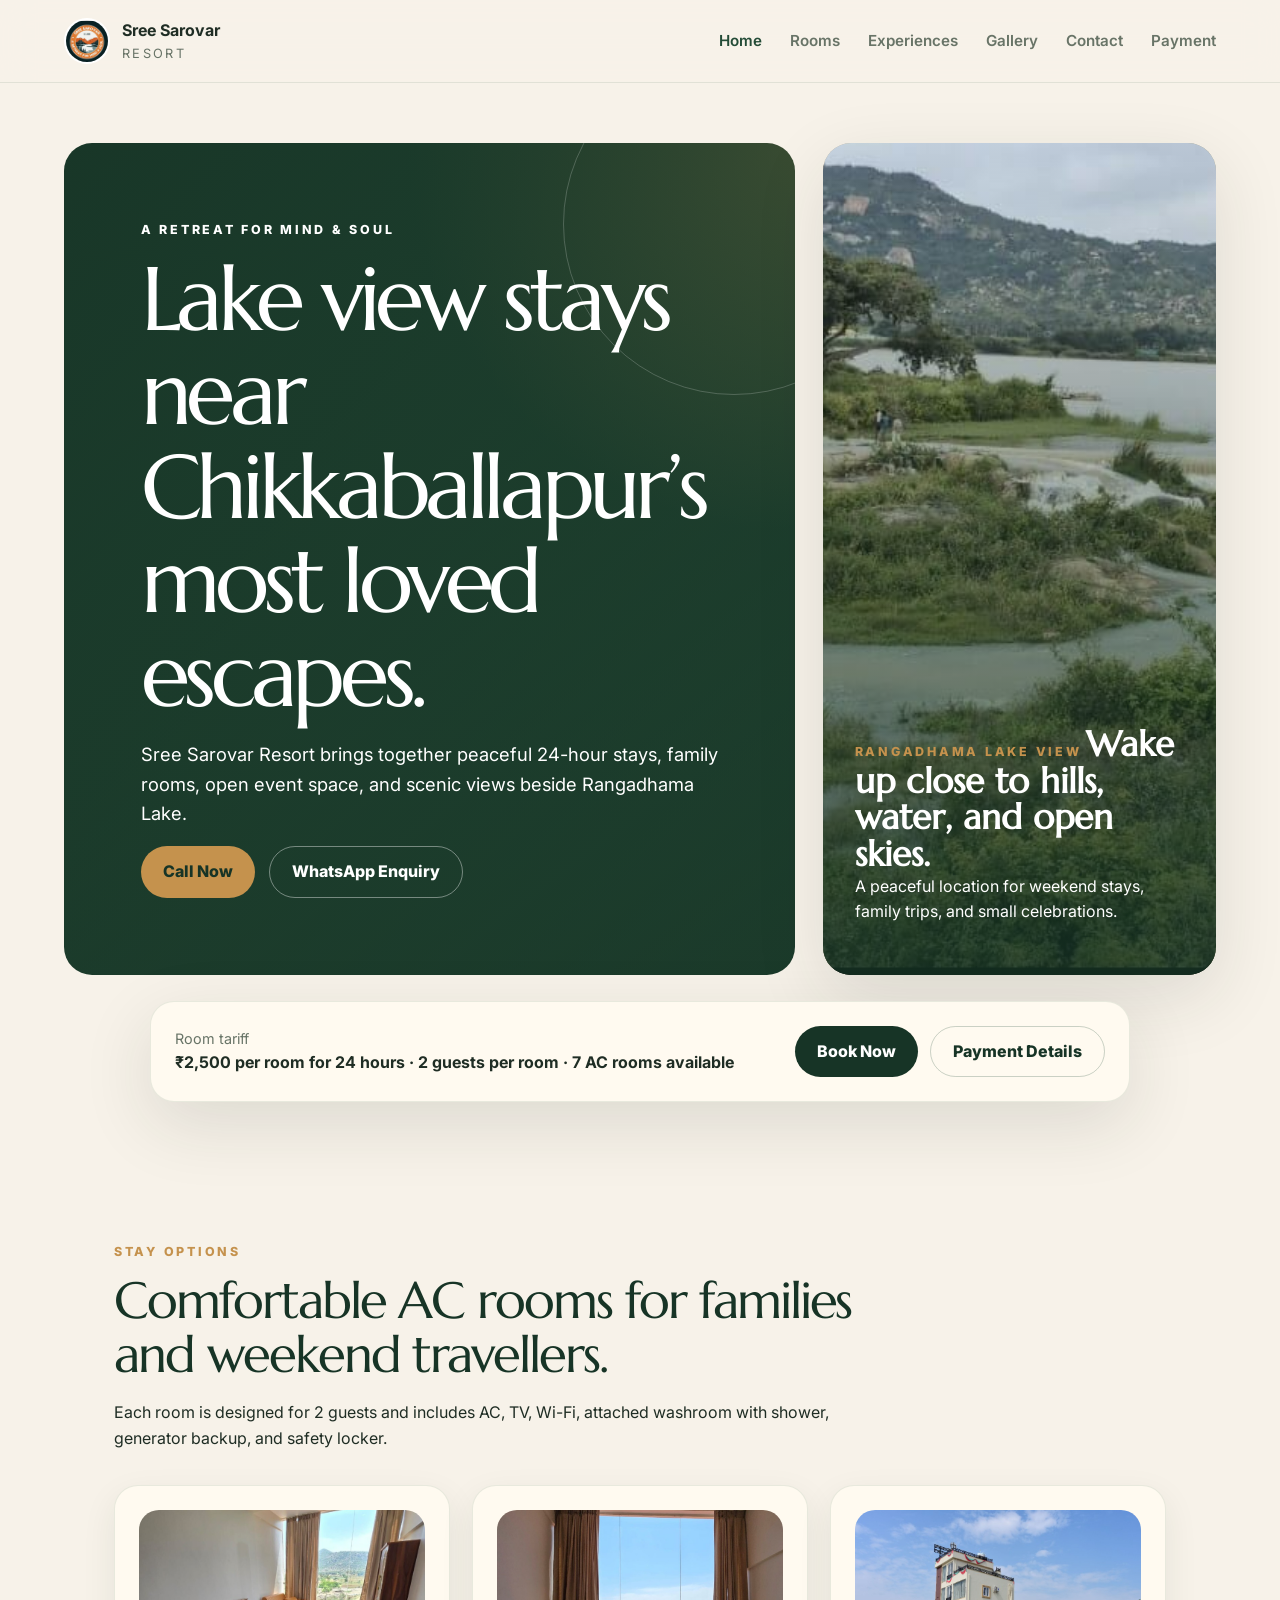
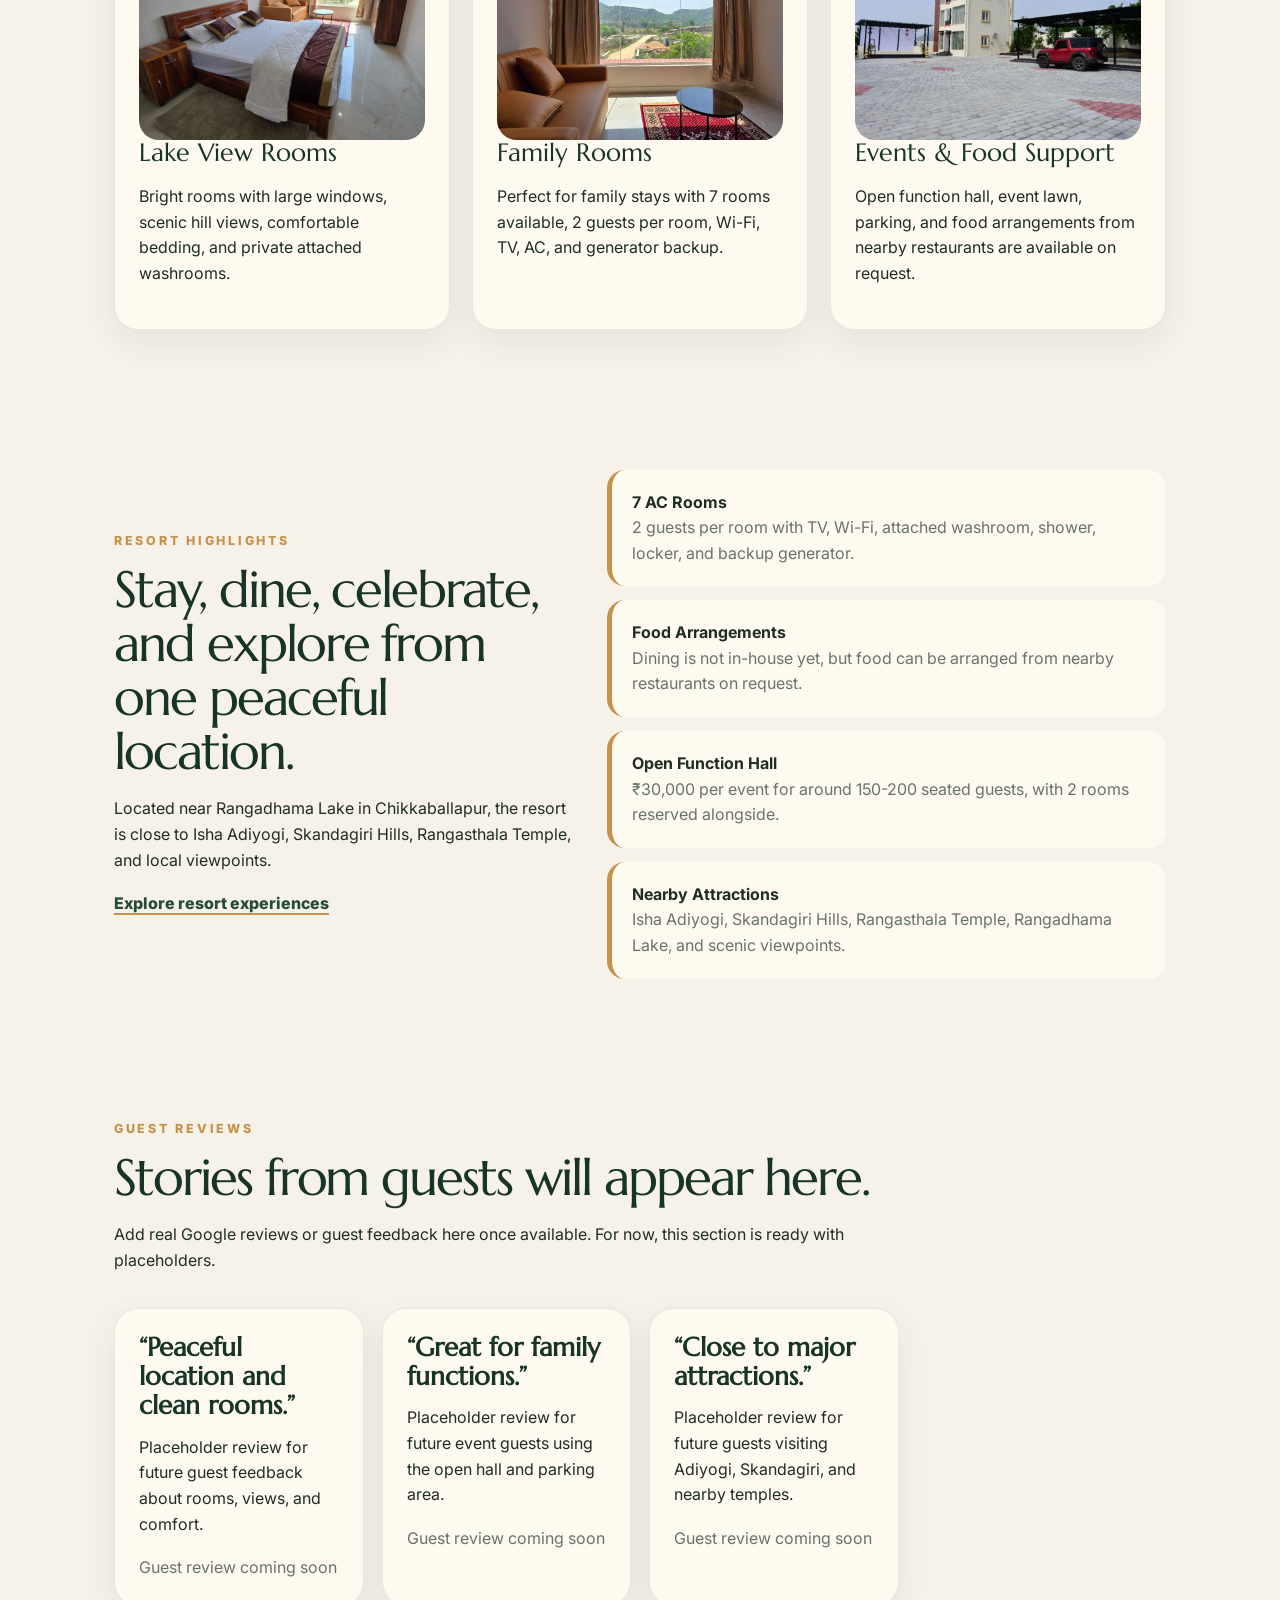
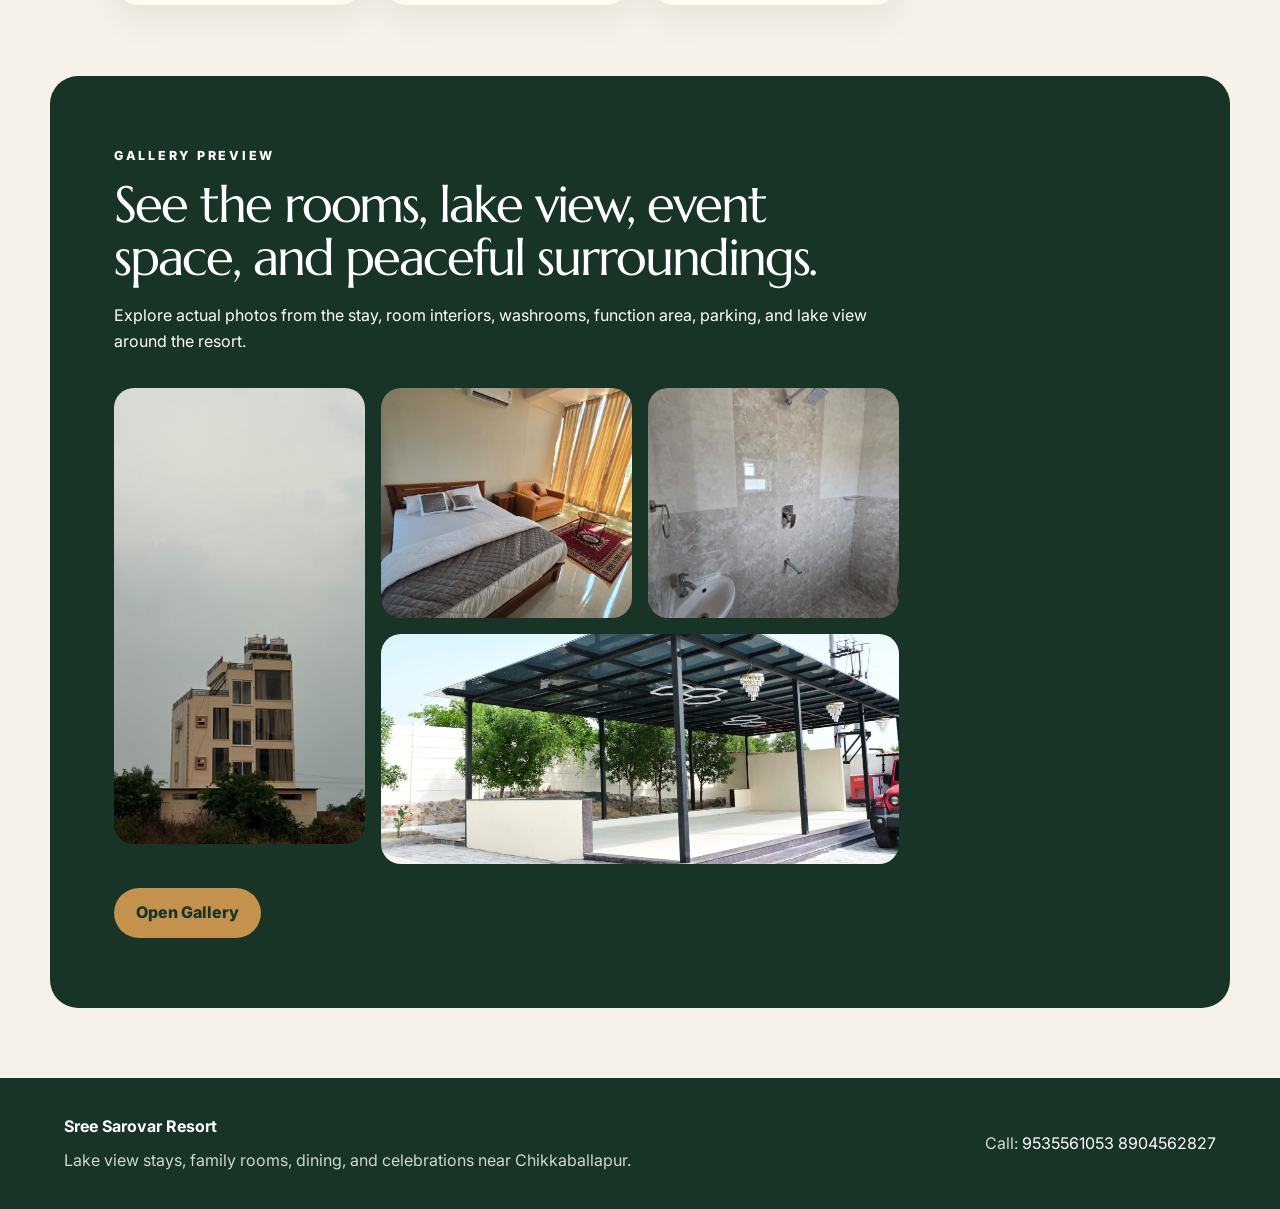
<file: index.html>
<!doctype html>
<html lang="en">
  <head>
    <meta charset="utf-8">
    <meta name="viewport" content="width=device-width, initial-scale=1">
    <meta name="description" content="Sree Sarovar Resort - lake view stays, family rooms, dining, and event spaces near Chikkaballapur attractions.">
    <title>Sree Sarovar Resort | Lake View Stay Near Chikkaballapur</title>
    <link rel="preconnect" href="https://fonts.googleapis.com">
    <link rel="preconnect" href="https://fonts.gstatic.com" crossorigin>
    <link href="https://fonts.googleapis.com/css2?family=Marcellus&family=Inter:wght@400;500;600;700&display=swap" rel="stylesheet">
    <link rel="stylesheet" href="assets/css/styles.css">
  </head>
  <body>
    <header class="site-header">
      <a class="brand" href="index.html" aria-label="Sree Sarovar Resort home">
        <img class="brand-logo" src="assets/images/sri-sarovar-logo.png" alt="Sree Sarovar Resort logo">
        <span>
          <strong>Sree Sarovar</strong>
          <small>Resort</small>
        </span>
      </a>

      <button class="nav-toggle" type="button" aria-label="Open navigation" aria-expanded="false">
        <span></span>
        <span></span>
        <span></span>
      </button>

      <nav class="site-nav" aria-label="Primary navigation">
        <a href="index.html" aria-current="page">Home</a>
        <a href="rooms.html">Rooms</a>
        <a href="experiences.html">Experiences</a>
        <a href="gallery.html">Gallery</a>
        <a href="contact.html">Contact</a>
        <a href="payment.html">Payment</a>
      </nav>
    </header>

    <main>
      <section class="hero">
        <div class="hero-content">
          <p class="eyebrow">A Retreat for Mind & Soul</p>
          <h1>Lake view stays near Chikkaballapur’s most loved escapes.</h1>
          <p class="hero-copy">Sree Sarovar Resort brings together peaceful 24-hour stays, family rooms, open event space, and scenic views beside Rangadhama Lake.</p>
          <div class="hero-actions">
            <a class="button button-primary" href="tel:+919535561053">Call Now</a>
            <a class="button button-secondary" href="https://wa.me/919972552827?text=Hi%20Sree%20Sarovar%20Resort%2C%20I%20want%20to%20enquire%20about%20booking." target="_blank" rel="noreferrer">WhatsApp Enquiry</a>
          </div>
        </div>
        <div class="hero-card photo-card" aria-label="Lake view from Sree Sarovar Resort">
          <img src="assets/images/lake-view-landscape.png" alt="Lake and hill view near Sree Sarovar Resort">
          <div>
            <span>Rangadhama Lake View</span>
            <strong>Wake up close to hills, water, and open skies.</strong>
            <p>A peaceful location for weekend stays, family trips, and small celebrations.</p>
          </div>
        </div>
      </section>

      <section class="booking-strip" aria-label="Quick enquiry">
        <div>
          <span>Room tariff</span>
          <strong>₹2,500 per room for 24 hours · 2 guests per room · 7 AC rooms available</strong>
        </div>
        <div class="booking-actions">
          <a class="button button-dark" href="payment.html">Book Now</a>
          <a class="button button-outline" href="payment.html">Payment Details</a>
        </div>
      </section>

      <section class="section">
        <div class="section-heading">
          <p class="eyebrow">Stay Options</p>
          <h2>Comfortable AC rooms for families and weekend travellers.</h2>
          <p>Each room is designed for 2 guests and includes AC, TV, Wi-Fi, attached washroom with shower, generator backup, and safety locker.</p>
        </div>
        <div class="card-grid three">
          <article class="feature-card">
            <img class="card-image" src="assets/images/room-bed-lake-view.png" alt="AC room with lake view at Sree Sarovar Resort">
            <h3>Lake View Rooms</h3>
            <p>Bright rooms with large windows, scenic hill views, comfortable bedding, and private attached washrooms.</p>
          </article>
          <article class="feature-card">
            <img class="card-image" src="assets/images/room-lake-view-sofa.png" alt="Family room sitting area with view">
            <h3>Family Rooms</h3>
            <p>Perfect for family stays with 7 rooms available, 2 guests per room, Wi-Fi, TV, AC, and generator backup.</p>
          </article>
          <article class="feature-card">
            <img class="card-image" src="assets/images/parking-and-resort.png" alt="Sree Sarovar Resort building with parking and event space">
            <h3>Events & Food Support</h3>
            <p>Open function hall, event lawn, parking, and food arrangements from nearby restaurants are available on request.</p>
          </article>
        </div>
      </section>

      <section class="section split-section">
        <div>
          <p class="eyebrow">Resort Highlights</p>
          <h2>Stay, dine, celebrate, and explore from one peaceful location.</h2>
          <p>Located near Rangadhama Lake in Chikkaballapur, the resort is close to Isha Adiyogi, Skandagiri Hills, Rangasthala Temple, and local viewpoints.</p>
          <a class="text-link" href="experiences.html">Explore resort experiences</a>
        </div>
        <div class="amenity-list">
          <div><strong>7 AC Rooms</strong><span>2 guests per room with TV, Wi-Fi, attached washroom, shower, locker, and backup generator.</span></div>
          <div><strong>Food Arrangements</strong><span>Dining is not in-house yet, but food can be arranged from nearby restaurants on request.</span></div>
          <div><strong>Open Function Hall</strong><span>₹30,000 per event for around 150-200 seated guests, with 2 rooms reserved alongside.</span></div>
          <div><strong>Nearby Attractions</strong><span>Isha Adiyogi, Skandagiri Hills, Rangasthala Temple, Rangadhama Lake, and scenic viewpoints.</span></div>
        </div>
      </section>

      <section class="section">
        <div class="section-heading">
          <p class="eyebrow">Guest Reviews</p>
          <h2>Stories from guests will appear here.</h2>
          <p>Add real Google reviews or guest feedback here once available. For now, this section is ready with placeholders.</p>
        </div>
        <div class="review-grid">
          <article class="review-card">
            <strong>“Peaceful location and clean rooms.”</strong>
            <p>Placeholder review for future guest feedback about rooms, views, and comfort.</p>
            <span>Guest review coming soon</span>
          </article>
          <article class="review-card">
            <strong>“Great for family functions.”</strong>
            <p>Placeholder review for future event guests using the open hall and parking area.</p>
            <span>Guest review coming soon</span>
          </article>
          <article class="review-card">
            <strong>“Close to major attractions.”</strong>
            <p>Placeholder review for future guests visiting Adiyogi, Skandagiri, and nearby temples.</p>
            <span>Guest review coming soon</span>
          </article>
        </div>
      </section>

      <section class="section accent-section">
        <div class="section-heading">
          <p class="eyebrow">Gallery Preview</p>
          <h2>See the rooms, lake view, event space, and peaceful surroundings.</h2>
          <p>Explore actual photos from the stay, room interiors, washrooms, function area, parking, and lake view around the resort.</p>
        </div>
        <div class="gallery-preview">
          <img class="gallery-tile tall" src="assets/images/resort-exterior-close.png" alt="Sree Sarovar Resort exterior">
          <img class="gallery-tile" src="assets/images/room-bed-ac.png" alt="AC room interior">
          <img class="gallery-tile" src="assets/images/bathroom-shower.png" alt="Attached washroom with shower">
          <img class="gallery-tile wide" src="assets/images/function-hall.png" alt="Function hall and event space at Sree Sarovar Resort">
        </div>
        <a class="button button-primary" href="gallery.html">Open Gallery</a>
      </section>
    </main>

    <footer class="site-footer">
      <div>
        <strong>Sree Sarovar Resort</strong>
        <p>Lake view stays, family rooms, dining, and celebrations near Chikkaballapur.</p>
      </div>
      <div>
        <span>Call:</span>
        <a href="tel:+919535561053">9535561053</a>
        <a href="tel:+918904562827">8904562827</a>
      </div>
    </footer>

    <script src="assets/js/main.js"></script>
  </body>
</html>
</file>
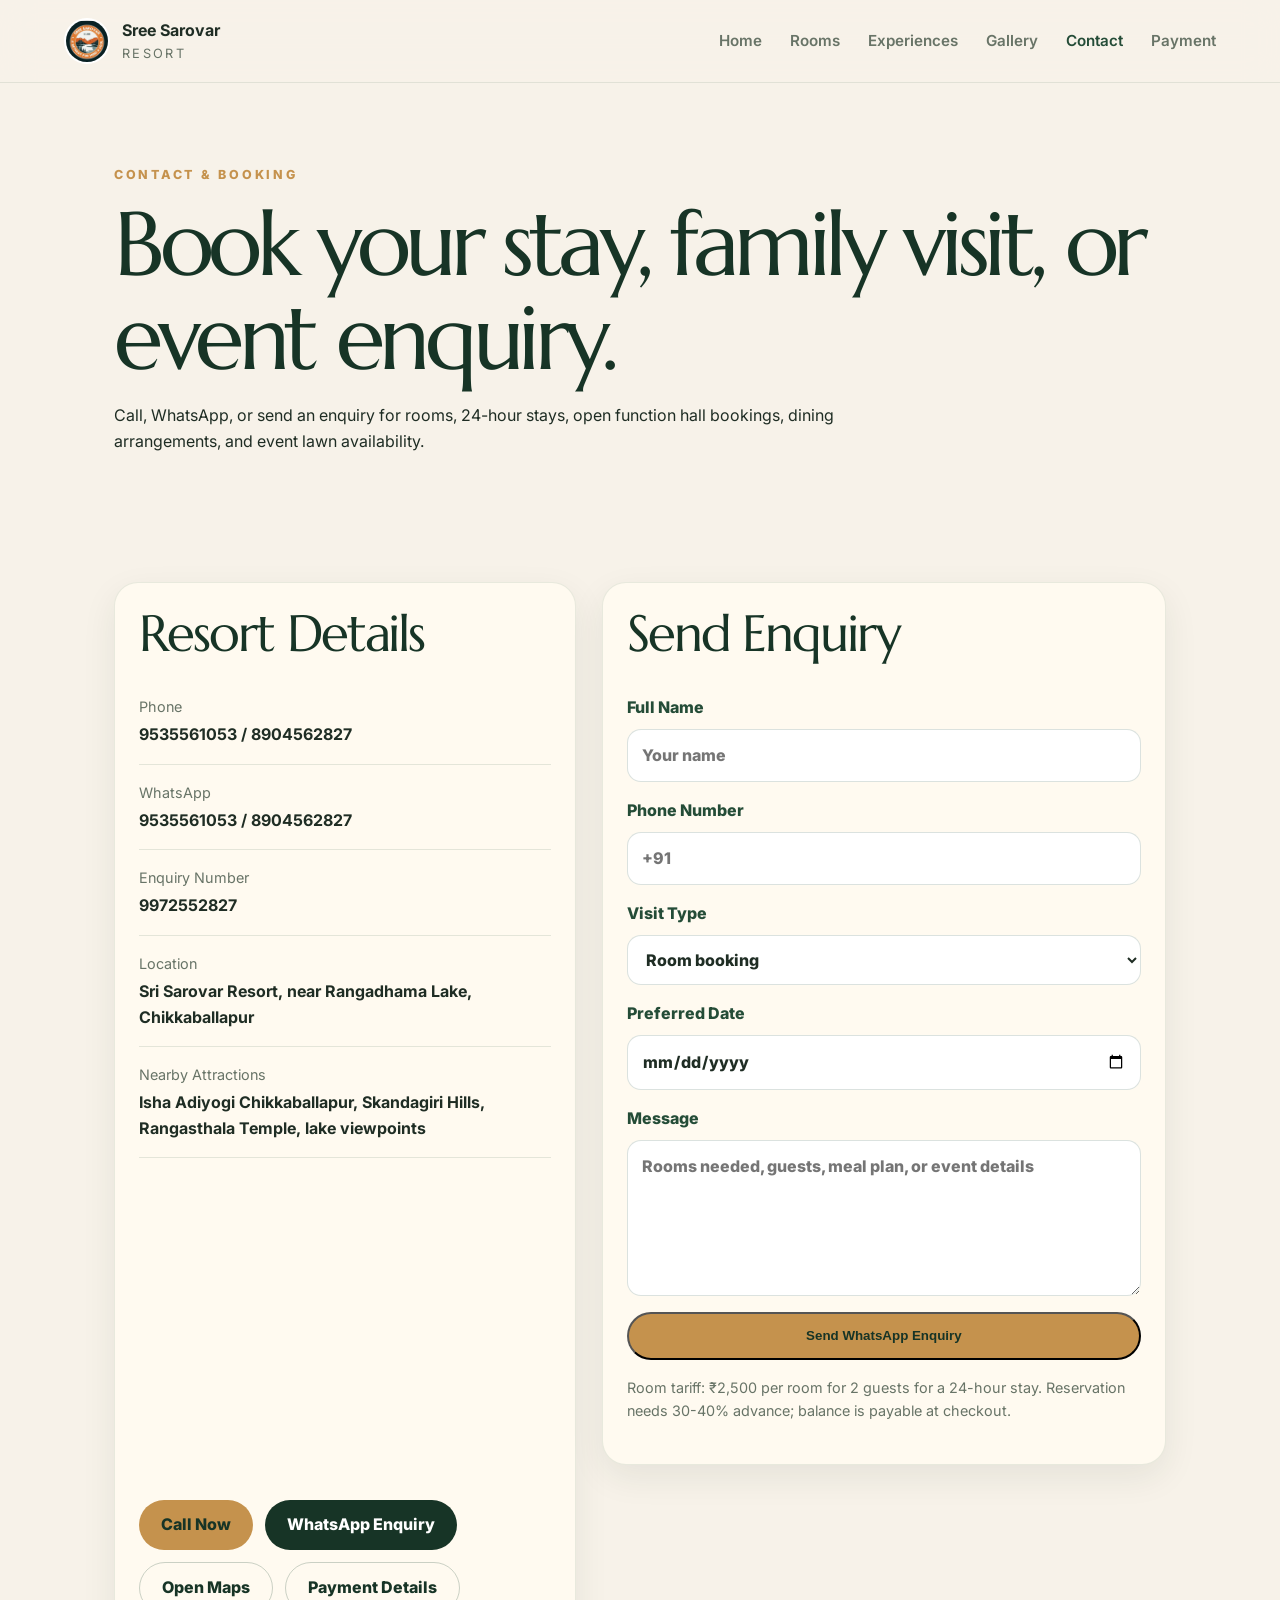
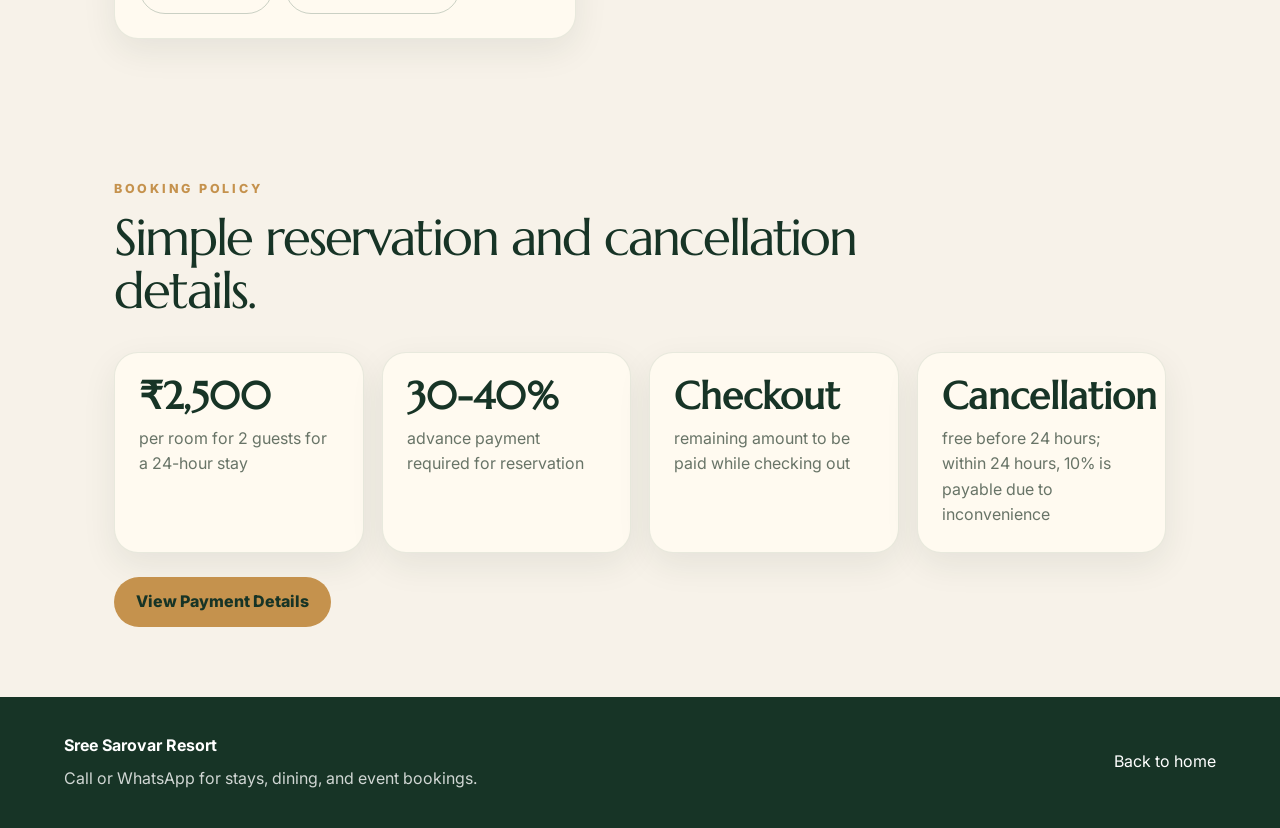
<file: contact.html>
<!doctype html>
<html lang="en">
  <head>
    <meta charset="utf-8">
    <meta name="viewport" content="width=device-width, initial-scale=1">
    <meta name="description" content="Contact Sree Sarovar Resort for room booking, family stay, dining, and event enquiries near Chikkaballapur.">
    <title>Contact | Sree Sarovar Resort</title>
    <link rel="preconnect" href="https://fonts.googleapis.com">
    <link rel="preconnect" href="https://fonts.gstatic.com" crossorigin>
    <link href="https://fonts.googleapis.com/css2?family=Marcellus&family=Inter:wght@400;500;600;700&display=swap" rel="stylesheet">
    <link rel="stylesheet" href="assets/css/styles.css">
  </head>
  <body>
    <header class="site-header">
      <a class="brand" href="index.html"><img class="brand-logo" src="assets/images/sri-sarovar-logo.png" alt="Sree Sarovar Resort logo"><span><strong>Sree Sarovar</strong><small>Resort</small></span></a>
      <button class="nav-toggle" type="button" aria-label="Open navigation" aria-expanded="false"><span></span><span></span><span></span></button>
      <nav class="site-nav" aria-label="Primary navigation">
        <a href="index.html">Home</a>
        <a href="rooms.html">Rooms</a>
        <a href="experiences.html">Experiences</a>
        <a href="gallery.html">Gallery</a>
        <a href="contact.html" aria-current="page">Contact</a>
        <a href="payment.html">Payment</a>
      </nav>
    </header>

    <main>
      <section class="page-hero">
        <p class="eyebrow">Contact & Booking</p>
        <h1>Book your stay, family visit, or event enquiry.</h1>
        <p>Call, WhatsApp, or send an enquiry for rooms, 24-hour stays, open function hall bookings, dining arrangements, and event lawn availability.</p>
      </section>

      <section class="section contact-layout">
        <div class="contact-panel">
          <h2>Resort Details</h2>
          <div class="contact-row">
            <span>Phone</span>
            <strong><a href="tel:+919535561053">9535561053</a> / <a href="tel:+918904562827">8904562827</a></strong>
          </div>
          <div class="contact-row">
            <span>WhatsApp</span>
            <strong><a href="https://wa.me/919535561053?text=Hi%20Sree%20Sarovar%20Resort%2C%20I%20want%20to%20book%20a%20stay." target="_blank" rel="noreferrer">9535561053</a> / <a href="https://wa.me/918904562827?text=Hi%20Sree%20Sarovar%20Resort%2C%20I%20want%20to%20book%20a%20stay." target="_blank" rel="noreferrer">8904562827</a></strong>
          </div>
          <div class="contact-row">
            <span>Enquiry Number</span>
            <strong><a href="https://wa.me/919972552827?text=Hi%20Sree%20Sarovar%20Resort%2C%20I%20want%20to%20enquire%20about%20rooms%20and%20events." target="_blank" rel="noreferrer">9972552827</a></strong>
          </div>
          <div class="contact-row">
            <span>Location</span>
            <strong><a href="https://www.google.com/maps/place/Sri+Sarovar+Resort/@13.4571592,77.7099998,17z" target="_blank" rel="noreferrer">Sri Sarovar Resort, near Rangadhama Lake, Chikkaballapur</a></strong>
          </div>
          <div class="contact-row">
            <span>Nearby Attractions</span>
            <strong>Isha Adiyogi Chikkaballapur, Skandagiri Hills, Rangasthala Temple, lake viewpoints</strong>
          </div>
          <iframe class="map-frame" title="Sri Sarovar Resort location map" src="https://www.google.com/maps?q=13.4571592,77.7099998&amp;z=15&amp;output=embed" loading="lazy" referrerpolicy="no-referrer-when-downgrade"></iframe>
          <div class="contact-actions">
            <a class="button button-primary" href="tel:+919535561053">Call Now</a>
            <a class="button button-dark" href="https://wa.me/919972552827?text=Hi%20Sree%20Sarovar%20Resort%2C%20I%20want%20to%20enquire%20about%20booking." target="_blank" rel="noreferrer">WhatsApp Enquiry</a>
            <a class="button button-outline" href="https://www.google.com/maps/place/Sri+Sarovar+Resort/@13.4571592,77.7099998,17z" target="_blank" rel="noreferrer">Open Maps</a>
            <a class="button button-outline" href="payment.html">Payment Details</a>
          </div>
        </div>

        <form class="enquiry-form" id="enquiry">
          <h2>Send Enquiry</h2>
          <label>
            Full Name
            <input type="text" name="name" placeholder="Your name">
          </label>
          <label>
            Phone Number
            <input type="tel" name="phone" placeholder="+91">
          </label>
          <label>
            Visit Type
            <select name="visit-type">
              <option>Room booking</option>
              <option>Family stay</option>
              <option>Family event</option>
              <option>Function hall</option>
              <option>Dining enquiry</option>
              <option>Event lawn booking</option>
            </select>
          </label>
          <label>
            Preferred Date
            <input type="date" name="date">
          </label>
          <label>
            Message
            <textarea name="message" rows="5" placeholder="Rooms needed, guests, meal plan, or event details"></textarea>
          </label>
          <button class="button button-primary" type="submit">Send WhatsApp Enquiry</button>
          <p class="form-note">Room tariff: ₹2,500 per room for 2 guests for a 24-hour stay. Reservation needs 30-40% advance; balance is payable at checkout.</p>
        </form>
      </section>

      <section class="section">
        <div class="section-heading">
          <p class="eyebrow">Booking Policy</p>
          <h2>Simple reservation and cancellation details.</h2>
        </div>
        <div class="policy-grid">
          <article class="policy-card">
            <strong>₹2,500</strong>
            <span>per room for 2 guests for a 24-hour stay</span>
          </article>
          <article class="policy-card">
            <strong>30-40%</strong>
            <span>advance payment required for reservation</span>
          </article>
          <article class="policy-card">
            <strong>Checkout</strong>
            <span>remaining amount to be paid while checking out</span>
          </article>
          <article class="policy-card">
            <strong>Cancellation</strong>
            <span>free before 24 hours; within 24 hours, 10% is payable due to inconvenience</span>
          </article>
        </div>
        <a class="button button-primary section-cta" href="payment.html">View Payment Details</a>
      </section>
    </main>

    <footer class="site-footer">
      <div><strong>Sree Sarovar Resort</strong><p>Call or WhatsApp for stays, dining, and event bookings.</p></div>
      <div><a href="index.html">Back to home</a></div>
    </footer>
    <script src="assets/js/main.js"></script>
  </body>
</html>
</file>
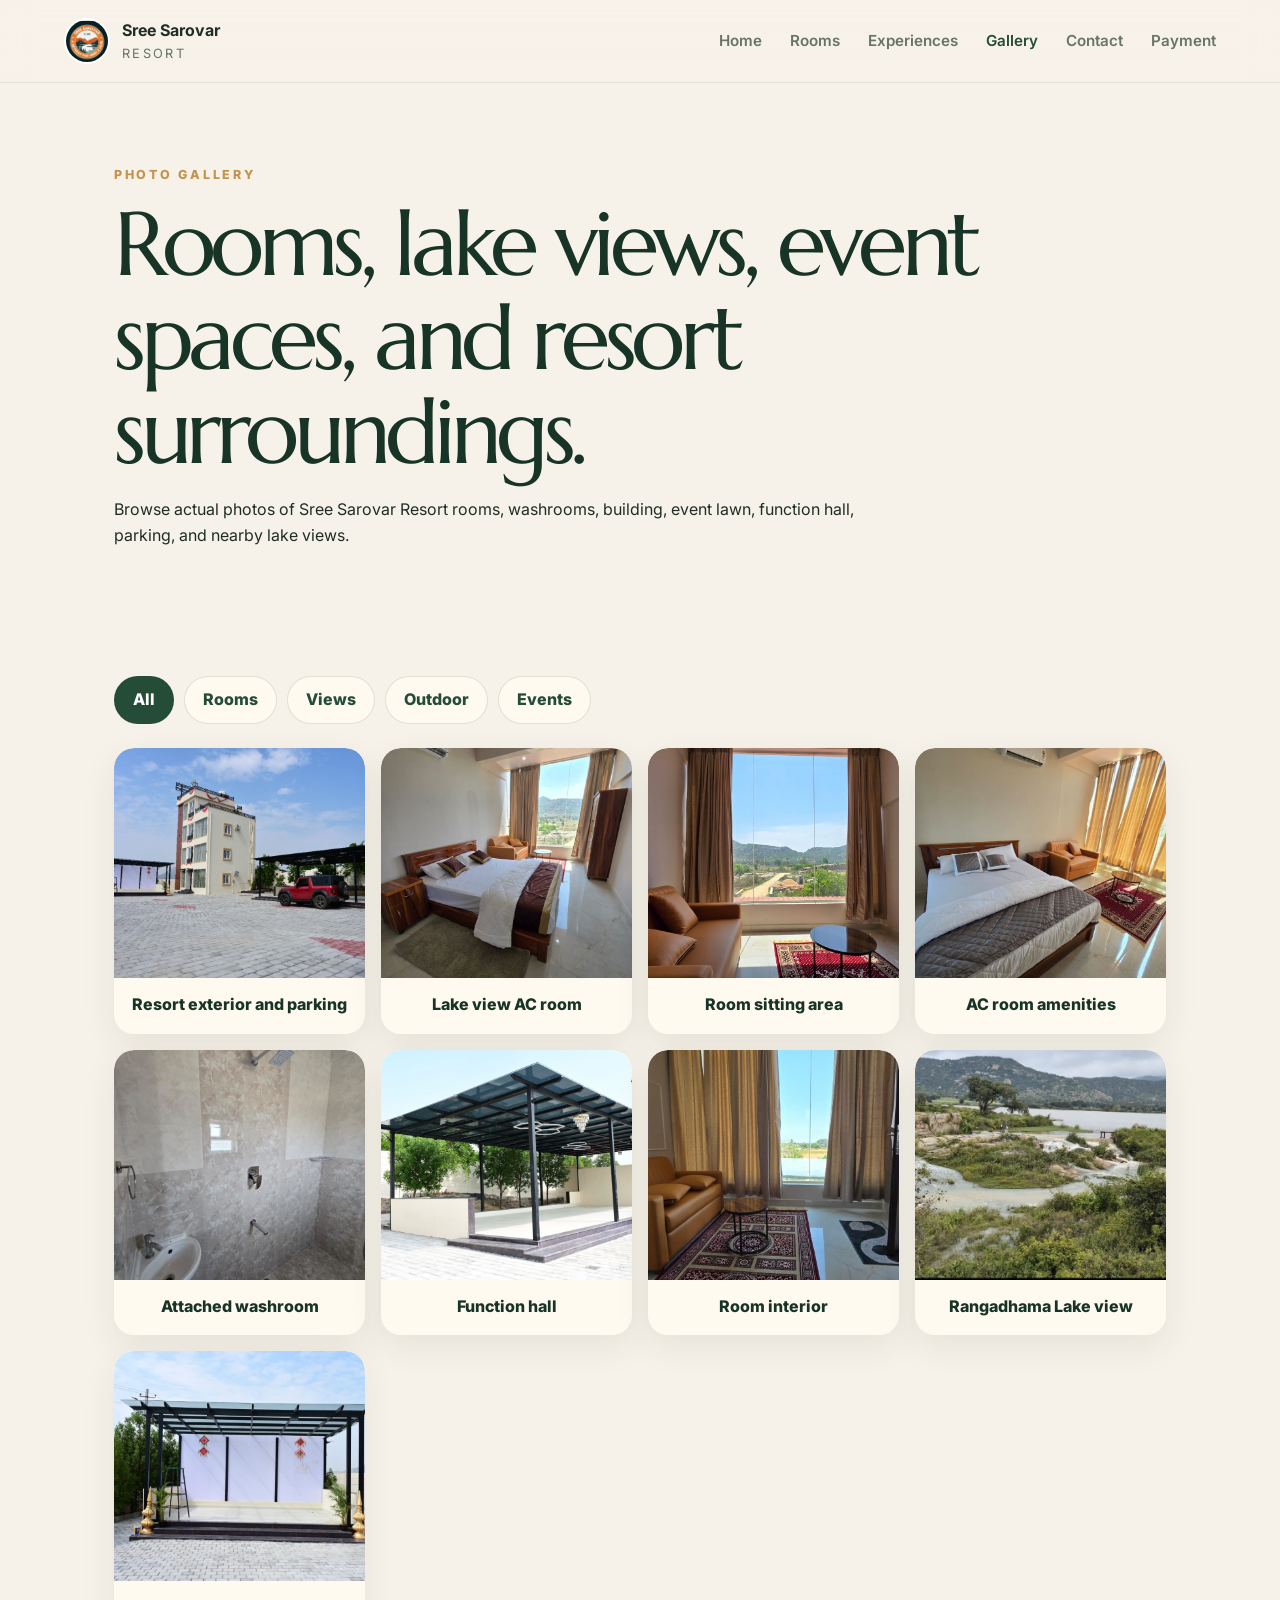
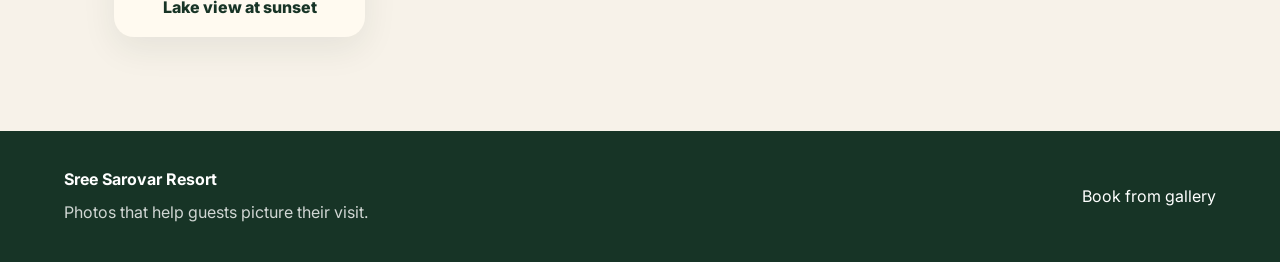
<file: gallery.html>
<!doctype html>
<html lang="en">
  <head>
    <meta charset="utf-8">
    <meta name="viewport" content="width=device-width, initial-scale=1">
    <meta name="description" content="Photo gallery for Sree Sarovar Resort rooms, lake views, event lawn, function hall, and exterior.">
    <title>Gallery | Sree Sarovar Resort</title>
    <link rel="preconnect" href="https://fonts.googleapis.com">
    <link rel="preconnect" href="https://fonts.gstatic.com" crossorigin>
    <link href="https://fonts.googleapis.com/css2?family=Marcellus&family=Inter:wght@400;500;600;700&display=swap" rel="stylesheet">
    <link rel="stylesheet" href="assets/css/styles.css">
  </head>
  <body>
    <header class="site-header">
      <a class="brand" href="index.html"><img class="brand-logo" src="assets/images/sri-sarovar-logo.png" alt="Sree Sarovar Resort logo"><span><strong>Sree Sarovar</strong><small>Resort</small></span></a>
      <button class="nav-toggle" type="button" aria-label="Open navigation" aria-expanded="false"><span></span><span></span><span></span></button>
      <nav class="site-nav" aria-label="Primary navigation">
        <a href="index.html">Home</a>
        <a href="rooms.html">Rooms</a>
        <a href="experiences.html">Experiences</a>
        <a href="gallery.html" aria-current="page">Gallery</a>
        <a href="contact.html">Contact</a>
        <a href="payment.html">Payment</a>
      </nav>
    </header>

    <main>
      <section class="page-hero">
        <p class="eyebrow">Photo Gallery</p>
        <h1>Rooms, lake views, event spaces, and resort surroundings.</h1>
        <p>Browse actual photos of Sree Sarovar Resort rooms, washrooms, building, event lawn, function hall, parking, and nearby lake views.</p>
      </section>

      <section class="section">
        <div class="filter-bar" aria-label="Gallery categories">
          <button class="filter-button active" type="button" data-filter="all">All</button>
          <button class="filter-button" type="button" data-filter="rooms">Rooms</button>
          <button class="filter-button" type="button" data-filter="views">Views</button>
          <button class="filter-button" type="button" data-filter="outdoor">Outdoor</button>
          <button class="filter-button" type="button" data-filter="events">Events</button>
        </div>

        <div class="gallery-grid">
          <figure class="gallery-item" data-category="outdoor"><img src="assets/images/parking-and-resort.png" alt="Sree Sarovar Resort exterior and parking"><figcaption>Resort exterior and parking</figcaption></figure>
          <figure class="gallery-item" data-category="rooms"><img src="assets/images/room-bed-lake-view.png" alt="Lake view room with bed"><figcaption>Lake view AC room</figcaption></figure>
          <figure class="gallery-item" data-category="rooms"><img src="assets/images/room-lake-view-sofa.png" alt="Room sitting area with scenic view"><figcaption>Room sitting area</figcaption></figure>
          <figure class="gallery-item" data-category="rooms"><img src="assets/images/room-bed-ac.png" alt="AC room with bed and sofa"><figcaption>AC room amenities</figcaption></figure>
          <figure class="gallery-item" data-category="rooms"><img src="assets/images/bathroom-shower.png" alt="Attached washroom with shower"><figcaption>Attached washroom</figcaption></figure>
          <figure class="gallery-item" data-category="events"><img src="assets/images/function-hall.png" alt="Function hall at Sree Sarovar Resort"><figcaption>Function hall</figcaption></figure>
          <figure class="gallery-item" data-category="rooms"><img src="assets/images/room-sitting-area.png" alt="Room interior with sofa and scenic window view"><figcaption>Room interior</figcaption></figure>
          <figure class="gallery-item" data-category="views"><img src="assets/images/lake-view-landscape.png" alt="Lake and hill view near resort"><figcaption>Rangadhama Lake view</figcaption></figure>
          <figure class="gallery-item" data-category="views"><img src="assets/images/lake-view-evening.png" alt="Evening lake view near Chikkaballapur"><figcaption>Lake view at sunset</figcaption></figure>
        </div>
      </section>
    </main>

    <footer class="site-footer">
      <div><strong>Sree Sarovar Resort</strong><p>Photos that help guests picture their visit.</p></div>
      <div><a href="contact.html">Book from gallery</a></div>
    </footer>
    <script src="assets/js/main.js"></script>
  </body>
</html>
</file>
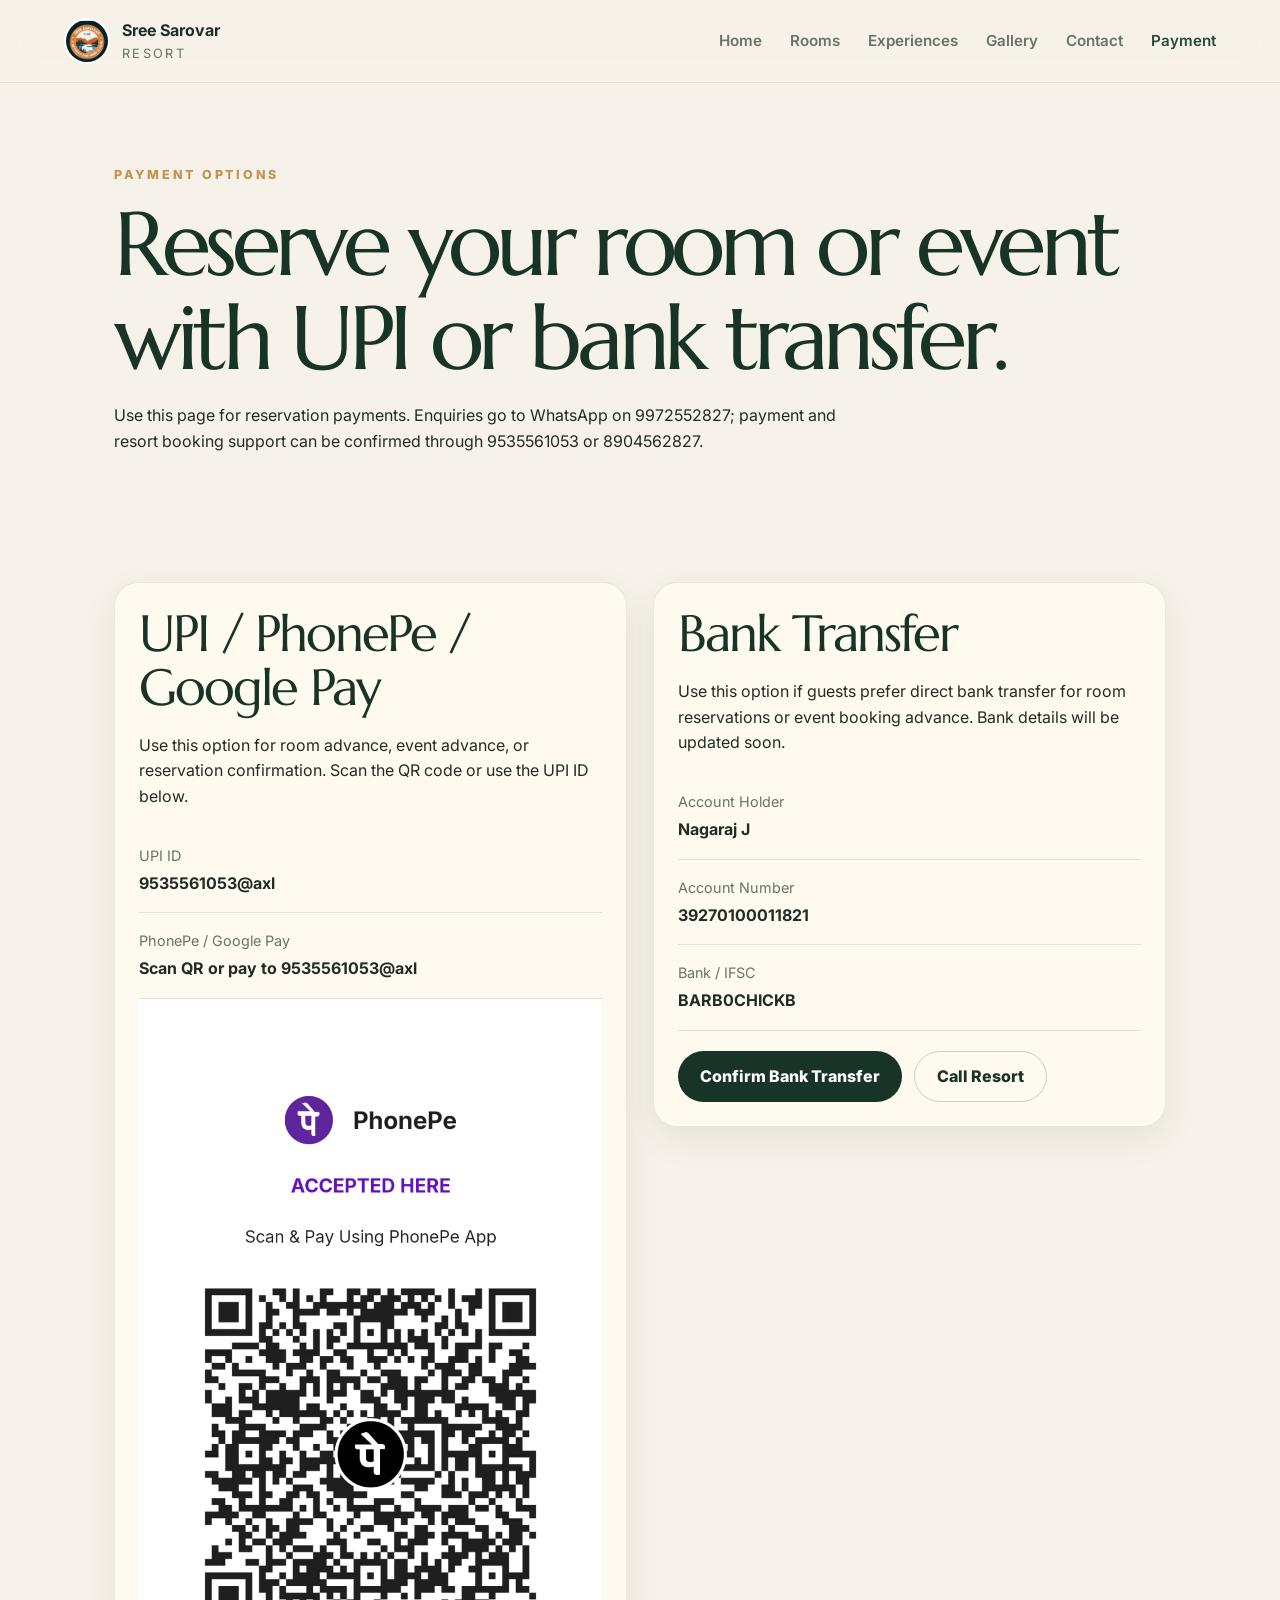
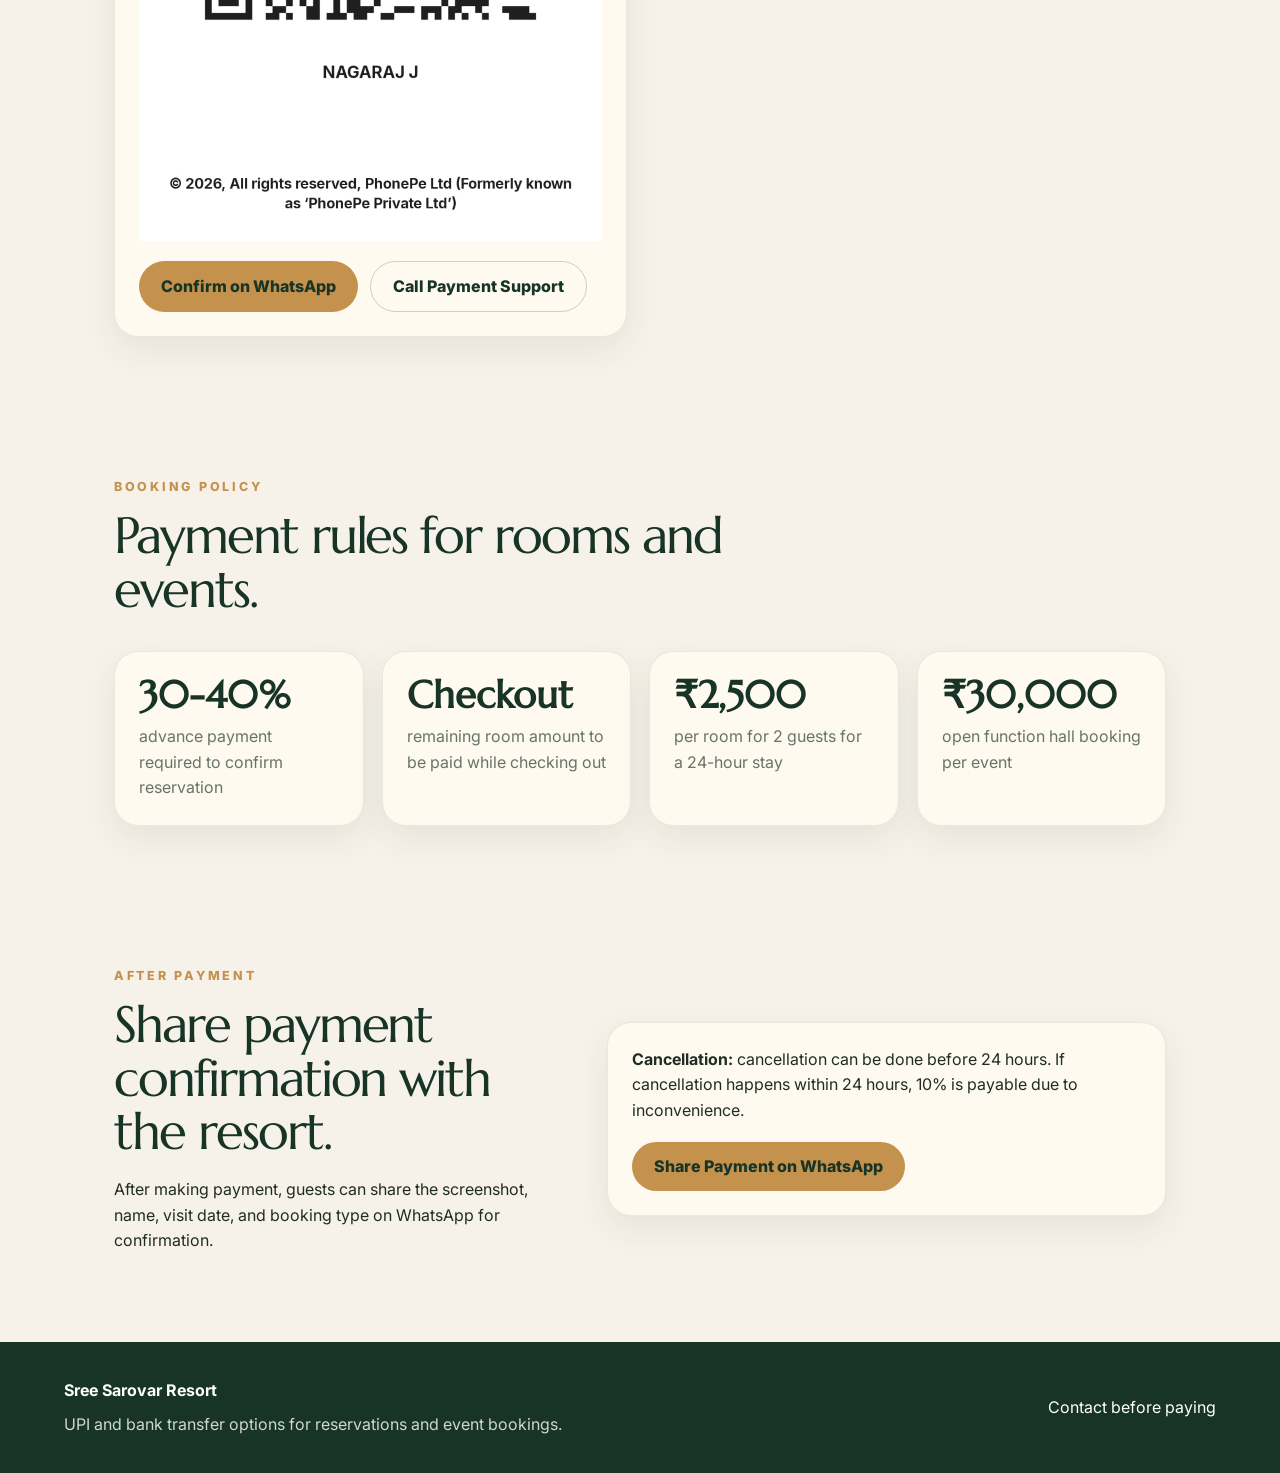
<file: payment.html>
<!doctype html>
<html lang="en">
  <head>
    <meta charset="utf-8">
    <meta name="viewport" content="width=device-width, initial-scale=1">
    <meta name="description" content="UPI and bank transfer payment options for Sree Sarovar Resort reservations.">
    <title>Payment Options | Sree Sarovar Resort</title>
    <link rel="preconnect" href="https://fonts.googleapis.com">
    <link rel="preconnect" href="https://fonts.gstatic.com" crossorigin>
    <link href="https://fonts.googleapis.com/css2?family=Marcellus&family=Inter:wght@400;500;600;700&display=swap" rel="stylesheet">
    <link rel="stylesheet" href="assets/css/styles.css">
  </head>
  <body>
    <header class="site-header">
      <a class="brand" href="index.html"><img class="brand-logo" src="assets/images/sri-sarovar-logo.png" alt="Sree Sarovar Resort logo"><span><strong>Sree Sarovar</strong><small>Resort</small></span></a>
      <button class="nav-toggle" type="button" aria-label="Open navigation" aria-expanded="false"><span></span><span></span><span></span></button>
      <nav class="site-nav" aria-label="Primary navigation">
        <a href="index.html">Home</a>
        <a href="rooms.html">Rooms</a>
        <a href="experiences.html">Experiences</a>
        <a href="gallery.html">Gallery</a>
        <a href="contact.html">Contact</a>
        <a href="payment.html" aria-current="page">Payment</a>
      </nav>
    </header>

    <main>
      <section class="page-hero">
        <p class="eyebrow">Payment Options</p>
        <h1>Reserve your room or event with UPI or bank transfer.</h1>
        <p>Use this page for reservation payments. Enquiries go to WhatsApp on 9972552827; payment and resort booking support can be confirmed through 9535561053 or 8904562827.</p>
      </section>

      <section class="section payment-layout">
        <div class="payment-panel">
          <h2>UPI / PhonePe / Google Pay</h2>
          <p>Use this option for room advance, event advance, or reservation confirmation. Scan the QR code or use the UPI ID below.</p>
          <div class="payment-row">
            <span>UPI ID</span>
            <strong>9535561053@axl</strong>
          </div>
          <div class="payment-row">
            <span>PhonePe / Google Pay</span>
            <strong>Scan QR or pay to 9535561053@axl</strong>
          </div>
          <img class="payment-qr" src="assets/images/phonepe.png.jpeg" alt="PhonePe QR code for Sree Sarovar Resort payments">
          <div class="contact-actions">
            <a class="button button-primary" href="https://wa.me/919535561053?text=Hi%20Sree%20Sarovar%20Resort%2C%20I%20want%20to%20confirm%20a%20reservation%20payment." target="_blank" rel="noreferrer">Confirm on WhatsApp</a>
            <a class="button button-outline" href="tel:+918904562827">Call Payment Support</a>
          </div>
        </div>

        <div class="payment-panel">
          <h2>Bank Transfer</h2>
          <p>Use this option if guests prefer direct bank transfer for room reservations or event booking advance. Bank details will be updated soon.</p>
          <div class="payment-row">
            <span>Account Holder</span>
            <strong>Nagaraj J</strong>
          </div>
          <div class="payment-row">
            <span>Account Number</span>
            <strong>39270100011821</strong>
          </div>
          <div class="payment-row">
            <span>Bank / IFSC</span>
            <strong>BARB0CHICKB</strong>
          </div>
          <div class="contact-actions">
            <a class="button button-dark" href="https://wa.me/918904562827?text=Hi%20Sree%20Sarovar%20Resort%2C%20I%20want%20to%20confirm%20a%20bank%20transfer%20for%20reservation." target="_blank" rel="noreferrer">Confirm Bank Transfer</a>
            <a class="button button-outline" href="tel:+919535561053">Call Resort</a>
          </div>
        </div>
      </section>

      <section class="section">
        <div class="section-heading">
          <p class="eyebrow">Booking Policy</p>
          <h2>Payment rules for rooms and events.</h2>
        </div>
        <div class="policy-grid">
          <article class="policy-card">
            <strong>30-40%</strong>
            <span>advance payment required to confirm reservation</span>
          </article>
          <article class="policy-card">
            <strong>Checkout</strong>
            <span>remaining room amount to be paid while checking out</span>
          </article>
          <article class="policy-card">
            <strong>₹2,500</strong>
            <span>per room for 2 guests for a 24-hour stay</span>
          </article>
          <article class="policy-card">
            <strong>₹30,000</strong>
            <span>open function hall booking per event</span>
          </article>
        </div>
      </section>

      <section class="section split-section">
        <div>
          <p class="eyebrow">After Payment</p>
          <h2>Share payment confirmation with the resort.</h2>
          <p>After making payment, guests can share the screenshot, name, visit date, and booking type on WhatsApp for confirmation.</p>
        </div>
        <div class="story-box">
          <p><strong>Cancellation:</strong> cancellation can be done before 24 hours. If cancellation happens within 24 hours, 10% is payable due to inconvenience.</p>
          <a class="button button-primary" href="https://wa.me/919535561053?text=Hi%20Sree%20Sarovar%20Resort%2C%20I%20have%20made%20an%20advance%20payment%20and%20want%20to%20confirm%20my%20booking." target="_blank" rel="noreferrer">Share Payment on WhatsApp</a>
        </div>
      </section>
    </main>

    <footer class="site-footer">
      <div><strong>Sree Sarovar Resort</strong><p>UPI and bank transfer options for reservations and event bookings.</p></div>
      <div><a href="contact.html">Contact before paying</a></div>
    </footer>
    <script src="assets/js/main.js"></script>
  </body>
</html>
</file>
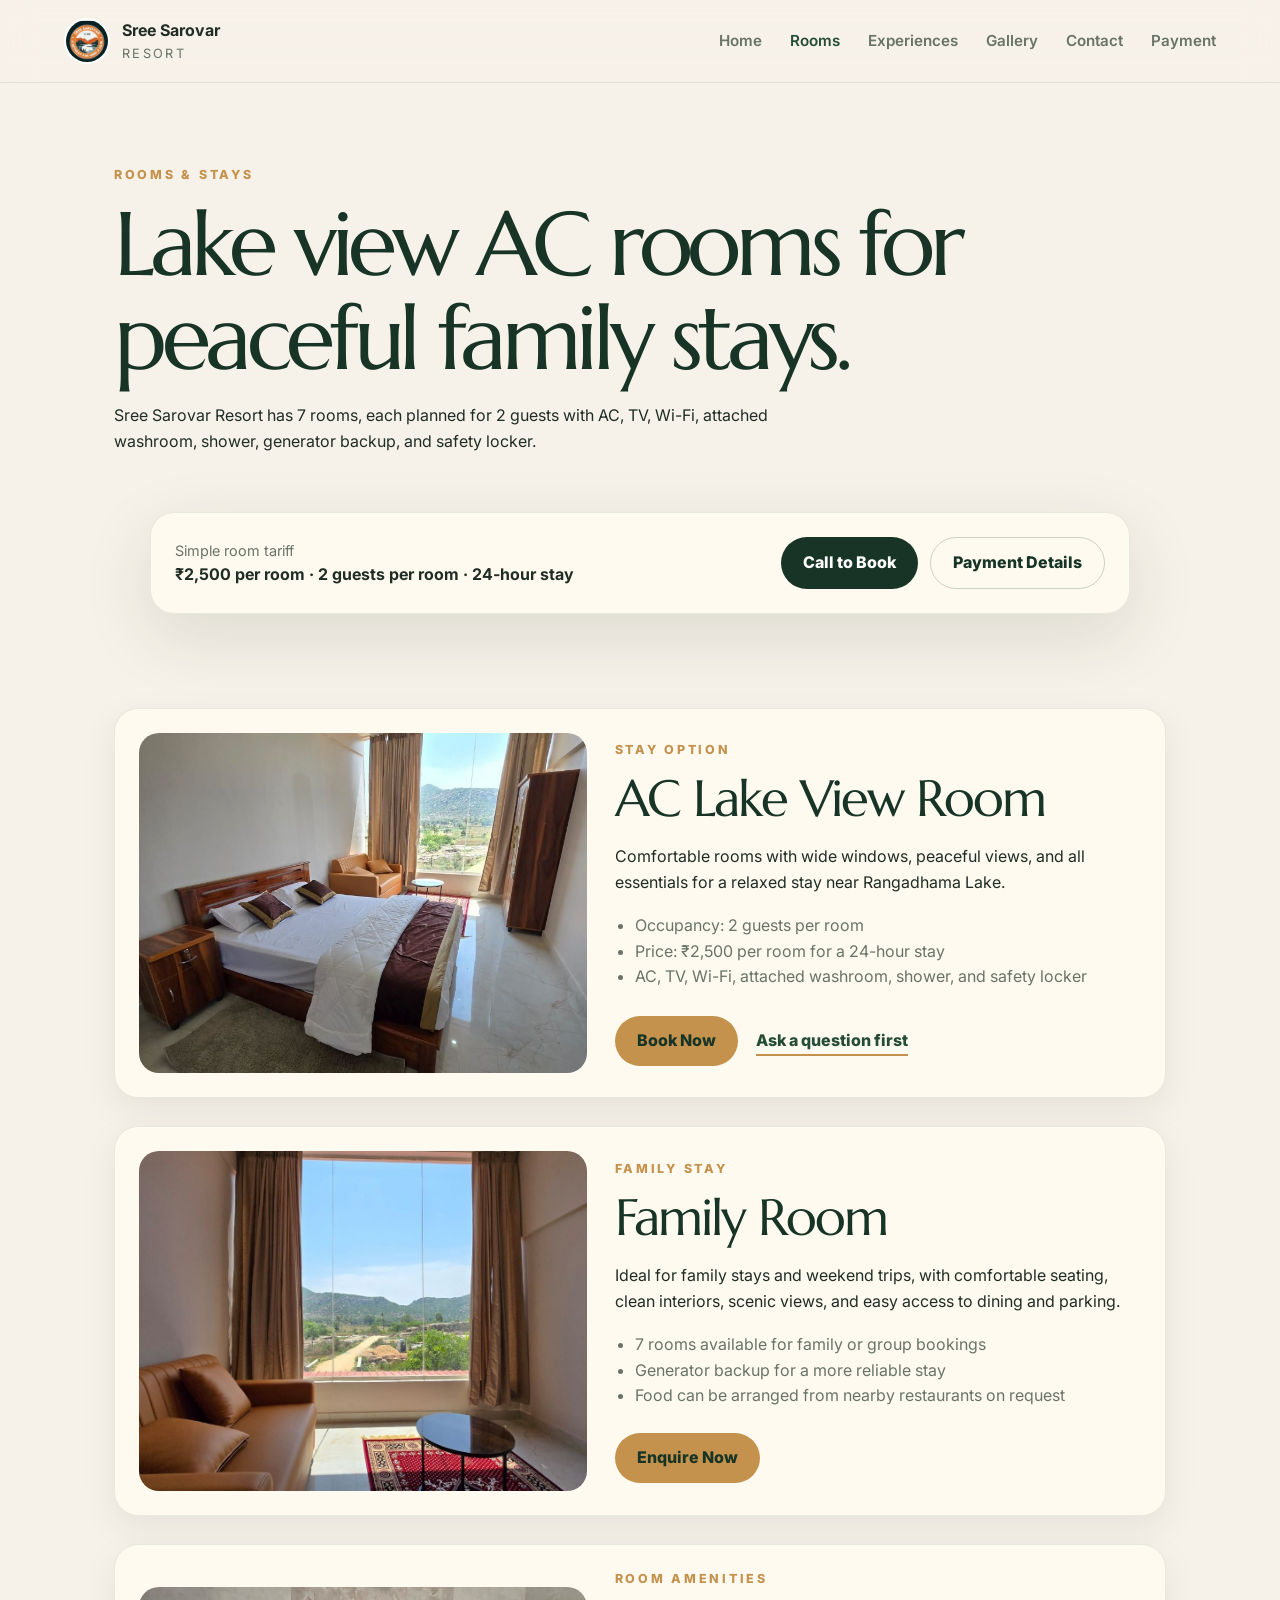
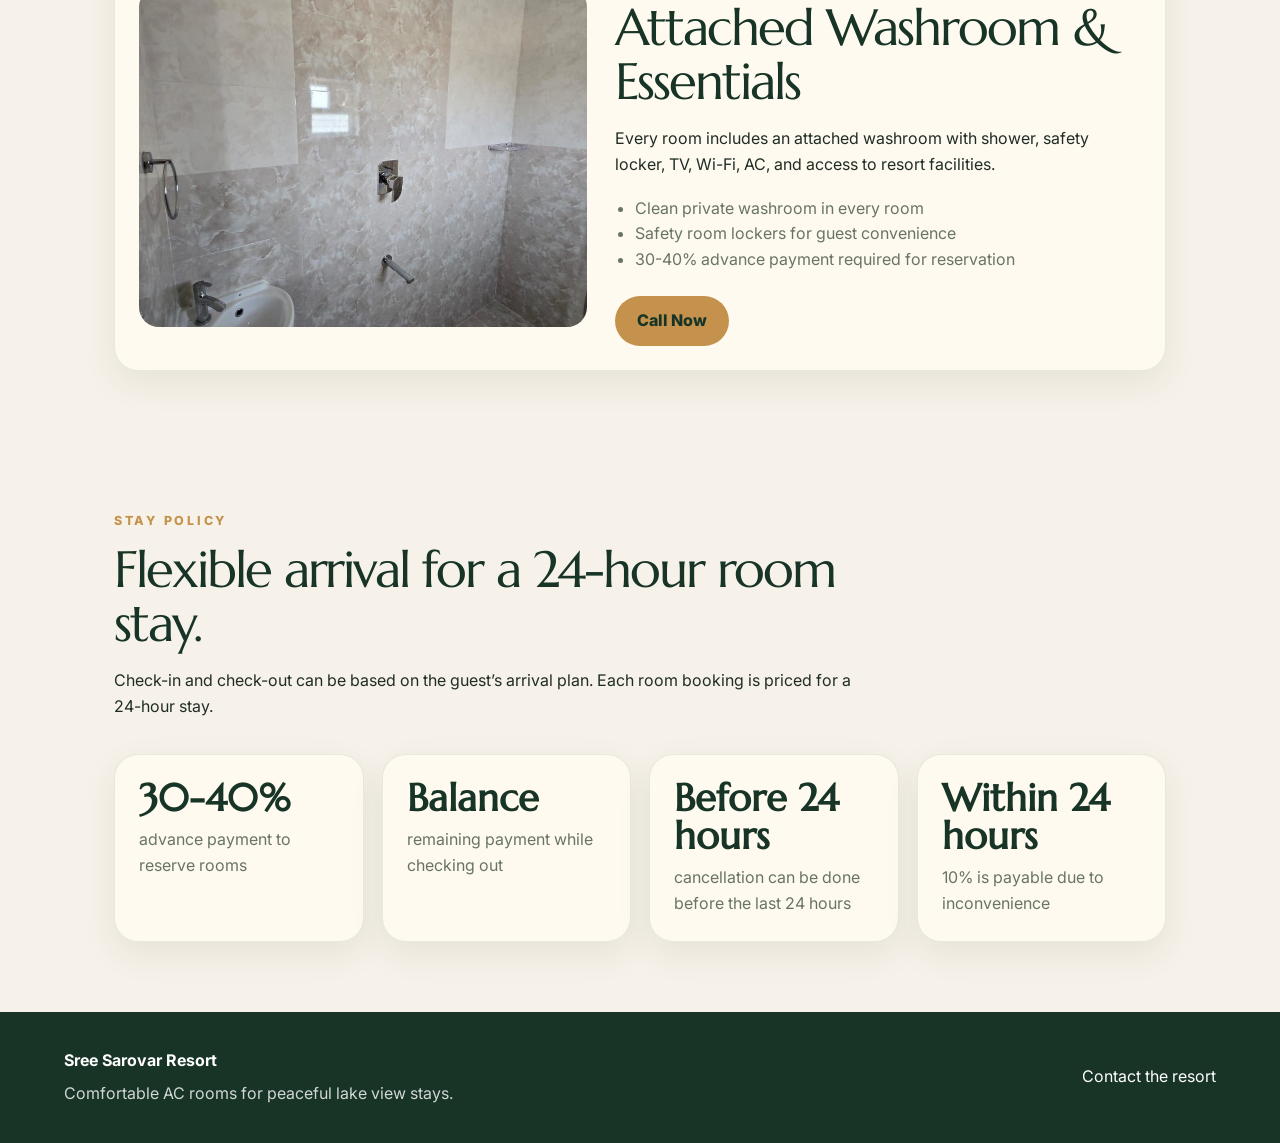
<file: rooms.html>
<!doctype html>
<html lang="en">
  <head>
    <meta charset="utf-8">
    <meta name="viewport" content="width=device-width, initial-scale=1">
    <meta name="description" content="Rooms and stay options at Sree Sarovar Resort with AC, TV, Wi-Fi, attached washrooms, and lake views.">
    <title>Rooms | Sree Sarovar Resort</title>
    <link rel="preconnect" href="https://fonts.googleapis.com">
    <link rel="preconnect" href="https://fonts.gstatic.com" crossorigin>
    <link href="https://fonts.googleapis.com/css2?family=Marcellus&family=Inter:wght@400;500;600;700&display=swap" rel="stylesheet">
    <link rel="stylesheet" href="assets/css/styles.css">
  </head>
  <body>
    <header class="site-header">
      <a class="brand" href="index.html"><img class="brand-logo" src="assets/images/sri-sarovar-logo.png" alt="Sree Sarovar Resort logo"><span><strong>Sree Sarovar</strong><small>Resort</small></span></a>
      <button class="nav-toggle" type="button" aria-label="Open navigation" aria-expanded="false"><span></span><span></span><span></span></button>
      <nav class="site-nav" aria-label="Primary navigation">
        <a href="index.html">Home</a>
        <a href="rooms.html" aria-current="page">Rooms</a>
        <a href="experiences.html">Experiences</a>
        <a href="gallery.html">Gallery</a>
        <a href="contact.html">Contact</a>
        <a href="payment.html">Payment</a>
      </nav>
    </header>

    <main>
      <section class="page-hero">
        <p class="eyebrow">Rooms & Stays</p>
        <h1>Lake view AC rooms for peaceful family stays.</h1>
        <p>Sree Sarovar Resort has 7 rooms, each planned for 2 guests with AC, TV, Wi-Fi, attached washroom, shower, generator backup, and safety locker.</p>
      </section>

      <section class="booking-strip inner-strip" aria-label="Room pricing">
        <div>
          <span>Simple room tariff</span>
          <strong>₹2,500 per room · 2 guests per room · 24-hour stay</strong>
        </div>
        <div class="booking-actions">
          <a class="button button-dark" href="tel:+919535561053">Call to Book</a>
          <a class="button button-outline" href="payment.html">Payment Details</a>
        </div>
      </section>

      <section class="section">
        <div class="room-list">
          <article class="room-card">
            <img class="room-image" src="assets/images/room-bed-lake-view.png" alt="Room with bed and lake view at Sree Sarovar Resort">
            <div>
              <p class="eyebrow">Stay Option</p>
              <h2>AC Lake View Room</h2>
              <p>Comfortable rooms with wide windows, peaceful views, and all essentials for a relaxed stay near Rangadhama Lake.</p>
              <ul class="check-list">
                <li>Occupancy: 2 guests per room</li>
                <li>Price: ₹2,500 per room for a 24-hour stay</li>
                <li>AC, TV, Wi-Fi, attached washroom, shower, and safety locker</li>
              </ul>
              <a class="button button-primary" href="payment.html">Book Now</a>
              <a class="text-link inline-link" href="https://wa.me/919972552827?text=Hi%20Sree%20Sarovar%20Resort%2C%20I%20want%20to%20enquire%20about%20a%20room." target="_blank" rel="noreferrer">Ask a question first</a>
            </div>
          </article>

          <article class="room-card">
            <img class="room-image" src="assets/images/room-lake-view-sofa.png" alt="Family room sitting area with scenic view">
            <div>
              <p class="eyebrow">Family Stay</p>
              <h2>Family Room</h2>
              <p>Ideal for family stays and weekend trips, with comfortable seating, clean interiors, scenic views, and easy access to dining and parking.</p>
              <ul class="check-list">
                <li>7 rooms available for family or group bookings</li>
                <li>Generator backup for a more reliable stay</li>
                <li>Food can be arranged from nearby restaurants on request</li>
              </ul>
              <a class="button button-primary" href="contact.html#enquiry">Enquire Now</a>
            </div>
          </article>

          <article class="room-card">
            <img class="room-image" src="assets/images/bathroom-shower.png" alt="Attached washroom with shower">
            <div>
              <p class="eyebrow">Room Amenities</p>
              <h2>Attached Washroom & Essentials</h2>
              <p>Every room includes an attached washroom with shower, safety locker, TV, Wi-Fi, AC, and access to resort facilities.</p>
              <ul class="check-list">
                <li>Clean private washroom in every room</li>
                <li>Safety room lockers for guest convenience</li>
                <li>30-40% advance payment required for reservation</li>
              </ul>
              <a class="button button-primary" href="tel:+918904562827">Call Now</a>
            </div>
          </article>
        </div>
      </section>

      <section class="section">
        <div class="section-heading">
          <p class="eyebrow">Stay Policy</p>
          <h2>Flexible arrival for a 24-hour room stay.</h2>
          <p>Check-in and check-out can be based on the guest’s arrival plan. Each room booking is priced for a 24-hour stay.</p>
        </div>
        <div class="policy-grid">
          <article class="policy-card">
            <strong>30-40%</strong>
            <span>advance payment to reserve rooms</span>
          </article>
          <article class="policy-card">
            <strong>Balance</strong>
            <span>remaining payment while checking out</span>
          </article>
          <article class="policy-card">
            <strong>Before 24 hours</strong>
            <span>cancellation can be done before the last 24 hours</span>
          </article>
          <article class="policy-card">
            <strong>Within 24 hours</strong>
            <span>10% is payable due to inconvenience</span>
          </article>
        </div>
      </section>
    </main>

    <footer class="site-footer">
      <div><strong>Sree Sarovar Resort</strong><p>Comfortable AC rooms for peaceful lake view stays.</p></div>
      <div><a href="contact.html">Contact the resort</a></div>
    </footer>
    <script src="assets/js/main.js"></script>
  </body>
</html>
</file>
<file: assets/css/styles.css>
:root {
  --bg: #f7f2e9;
  --surface: #fffaf0;
  --surface-strong: #f1e4d0;
  --ink: #1f2d24;
  --muted: #687467;
  --green: #244c37;
  --green-dark: #173426;
  --gold: #c5924d;
  --sand: #e8d2b6;
  --white: #ffffff;
  --shadow: 0 22px 70px rgba(31, 45, 36, 0.12);
  --radius: 28px;
}

* {
  box-sizing: border-box;
}

html {
  scroll-behavior: smooth;
}

body {
  margin: 0;
  background: var(--bg);
  color: var(--ink);
  font-family: "Inter", system-ui, -apple-system, BlinkMacSystemFont, "Segoe UI", sans-serif;
  line-height: 1.6;
}

a {
  color: inherit;
  text-decoration: none;
}

img {
  display: block;
  max-width: 100%;
}

h1,
h2,
h3 {
  color: var(--green-dark);
  font-family: "Marcellus", Georgia, serif;
  font-weight: 400;
  line-height: 1.05;
  margin: 0 0 18px;
}

h1 {
  font-size: clamp(3rem, 7vw, 6.8rem);
  letter-spacing: -0.06em;
}

h2 {
  font-size: clamp(2rem, 4vw, 3.8rem);
  letter-spacing: -0.04em;
}

h3 {
  font-size: 1.55rem;
}

p {
  margin: 0 0 18px;
}

.site-header {
  align-items: center;
  background: rgba(247, 242, 233, 0.88);
  backdrop-filter: blur(16px);
  border-bottom: 1px solid rgba(36, 76, 55, 0.1);
  display: flex;
  justify-content: space-between;
  left: 0;
  padding: 18px clamp(18px, 5vw, 72px);
  position: sticky;
  right: 0;
  top: 0;
  z-index: 20;
}

.brand {
  align-items: center;
  display: inline-flex;
  gap: 12px;
}

.brand-mark,
.brand-logo {
  align-items: center;
  background: var(--green);
  border-radius: 999px;
  color: var(--white);
  display: inline-flex;
  font-family: "Marcellus", Georgia, serif;
  height: 46px;
  justify-content: center;
  width: 46px;
}

.brand-logo {
  background: var(--white);
  object-fit: cover;
  padding: 2px;
}

.brand strong,
.brand small {
  display: block;
}

.brand small {
  color: var(--muted);
  font-size: 0.8rem;
  letter-spacing: 0.18em;
  text-transform: uppercase;
}

.site-nav {
  align-items: center;
  display: flex;
  gap: 28px;
}

.site-nav a {
  color: var(--muted);
  font-size: 0.95rem;
  font-weight: 600;
}

.site-nav a:hover,
.site-nav a[aria-current="page"] {
  color: var(--green);
}

.nav-toggle {
  background: transparent;
  border: 0;
  display: none;
  padding: 8px;
}

.nav-toggle span {
  background: var(--green);
  display: block;
  height: 2px;
  margin: 5px 0;
  width: 26px;
}

.hero {
  align-items: stretch;
  display: grid;
  gap: 28px;
  grid-template-columns: minmax(0, 1.3fr) minmax(320px, 0.7fr);
  min-height: calc(100vh - 84px);
  padding: 60px clamp(18px, 5vw, 72px);
}

.hero-content,
.page-hero,
.section {
  margin: 0 auto;
  max-width: 1180px;
  width: 100%;
}

.hero-content {
  align-content: center;
  background:
    linear-gradient(135deg, rgba(23, 52, 38, 0.9), rgba(36, 76, 55, 0.55)),
    radial-gradient(circle at top right, rgba(197, 146, 77, 0.65), transparent 35%),
    linear-gradient(145deg, #244c37, #11251b);
  border-radius: var(--radius);
  color: var(--white);
  display: grid;
  padding: clamp(28px, 6vw, 78px);
  position: relative;
  overflow: hidden;
}

.hero-content::after {
  border: 1px solid rgba(255, 255, 255, 0.2);
  border-radius: 50%;
  content: "";
  height: 340px;
  position: absolute;
  right: -110px;
  top: -90px;
  width: 340px;
}

.hero-content h1,
.hero-content p {
  color: var(--white);
  max-width: 780px;
  position: relative;
  z-index: 1;
}

.hero-copy {
  font-size: 1.15rem;
}

.hero-actions {
  display: flex;
  flex-wrap: wrap;
  gap: 14px;
  position: relative;
  z-index: 1;
}

.hero-card {
  background:
    linear-gradient(180deg, rgba(23, 52, 38, 0.1), rgba(23, 52, 38, 0.65)),
    linear-gradient(135deg, #d9c4a4, #7b8a64);
  border-radius: var(--radius);
  box-shadow: var(--shadow);
  color: var(--white);
  display: flex;
  flex-direction: column;
  justify-content: flex-end;
  min-height: 440px;
  padding: 32px;
}

.photo-card {
  isolation: isolate;
  overflow: hidden;
  padding: 0;
  position: relative;
}

.photo-card::after {
  background: linear-gradient(180deg, rgba(23, 52, 38, 0.04), rgba(23, 52, 38, 0.82));
  content: "";
  inset: 0;
  position: absolute;
  z-index: 1;
}

.photo-card img {
  height: 100%;
  inset: 0;
  object-fit: cover;
  position: absolute;
  width: 100%;
}

.photo-card > div {
  margin-top: auto;
  padding: 32px;
  position: relative;
  z-index: 2;
}

.hero-card span,
.eyebrow {
  color: var(--gold);
  font-size: 0.78rem;
  font-weight: 800;
  letter-spacing: 0.22em;
  margin-bottom: 12px;
  text-transform: uppercase;
}

.hero-card strong {
  font-family: "Marcellus", Georgia, serif;
  font-size: 2.2rem;
  line-height: 1;
  margin-bottom: 14px;
}

.button {
  align-items: center;
  border-radius: 999px;
  display: inline-flex;
  font-weight: 800;
  justify-content: center;
  min-height: 48px;
  padding: 12px 22px;
  transition: transform 180ms ease, box-shadow 180ms ease;
}

.button:hover {
  box-shadow: 0 14px 28px rgba(31, 45, 36, 0.18);
  transform: translateY(-2px);
}

.button-primary {
  background: var(--gold);
  color: var(--green-dark);
}

.button-secondary {
  border: 1px solid rgba(255, 255, 255, 0.4);
  color: var(--white);
}

.button-dark {
  background: var(--green-dark);
  color: var(--white);
}

.button-outline {
  border: 1px solid rgba(36, 76, 55, 0.24);
  color: var(--green-dark);
}

.booking-strip {
  align-items: center;
  background: var(--surface);
  border: 1px solid rgba(36, 76, 55, 0.1);
  border-radius: 24px;
  box-shadow: var(--shadow);
  display: flex;
  gap: 18px;
  justify-content: space-between;
  margin: -34px auto 70px;
  max-width: 980px;
  padding: 24px;
  position: relative;
  width: calc(100% - 36px);
  z-index: 2;
}

.inner-strip {
  margin-bottom: 24px;
  margin-top: 0;
}

.booking-strip span {
  color: var(--muted);
  display: block;
  font-size: 0.9rem;
}

.booking-actions {
  display: flex;
  flex-wrap: wrap;
  gap: 12px;
}

.section {
  padding: 70px clamp(18px, 5vw, 72px);
}

.section-heading {
  margin-bottom: 34px;
  max-width: 760px;
}

.card-grid {
  display: grid;
  gap: 22px;
}

.card-grid.three {
  grid-template-columns: repeat(3, minmax(0, 1fr));
}

.policy-grid,
.review-grid,
.attraction-grid,
.payment-option-grid {
  display: grid;
  gap: 18px;
}

.policy-grid,
.review-grid,
.payment-option-grid {
  grid-template-columns: repeat(4, minmax(0, 1fr));
}

.attraction-grid {
  grid-template-columns: repeat(2, minmax(0, 1fr));
}

.feature-card,
.story-box,
.contact-panel,
.enquiry-form,
.room-card,
.policy-card,
.review-card,
.attraction-card,
.payment-panel,
.payment-option-card {
  background: var(--surface);
  border: 1px solid rgba(36, 76, 55, 0.1);
  border-radius: 24px;
  box-shadow: 0 12px 34px rgba(31, 45, 36, 0.08);
  padding: 24px;
}

.payment-option-card {
  display: flex;
  flex-direction: column;
}

.payment-option-card > span {
  color: var(--gold);
  font-size: 0.78rem;
  font-weight: 800;
  letter-spacing: 0.16em;
  margin-bottom: 14px;
  text-transform: uppercase;
}

.payment-option-card .button {
  margin-top: auto;
}

.policy-card strong {
  color: var(--green-dark);
  display: block;
  font-family: "Marcellus", Georgia, serif;
  font-size: clamp(1.8rem, 3vw, 2.7rem);
  line-height: 1;
  margin-bottom: 10px;
}

.policy-card span,
.review-card span {
  color: var(--muted);
}

.attraction-card {
  display: grid;
  gap: 18px;
  grid-template-columns: 190px minmax(0, 1fr);
}

.attraction-visual {
  align-items: flex-end;
  background:
    linear-gradient(180deg, rgba(23, 52, 38, 0.05), rgba(23, 52, 38, 0.82)),
    linear-gradient(135deg, #98aa78, #d9b77a);
  border-radius: 18px;
  color: var(--white);
  display: flex;
  font-family: "Marcellus", Georgia, serif;
  font-size: 1.5rem;
  min-height: 190px;
  overflow: hidden;
  position: relative;
}

.attraction-visual::after {
  background: linear-gradient(180deg, rgba(23, 52, 38, 0.04), rgba(23, 52, 38, 0.72));
  content: "";
  inset: 0;
  position: absolute;
}

.attraction-visual img {
  height: 100%;
  inset: 0;
  object-fit: cover;
  position: absolute;
  width: 100%;
}

.attraction-visual span {
  padding: 18px;
  position: relative;
  z-index: 1;
}

.review-card strong {
  color: var(--green-dark);
  display: block;
  font-family: "Marcellus", Georgia, serif;
  font-size: 1.6rem;
  line-height: 1.15;
  margin-bottom: 14px;
}

.image-credit-note {
  color: var(--muted);
  font-size: 0.9rem;
  margin-top: 12px;
}

.image-placeholder,
.gallery-tile,
.gallery-item,
.map-placeholder {
  align-items: center;
  background:
    linear-gradient(135deg, rgba(36, 76, 55, 0.75), rgba(197, 146, 77, 0.55)),
    linear-gradient(135deg, #b9c1a5, #e2c195);
  border-radius: 20px;
  color: var(--white);
  display: flex;
  font-weight: 800;
  justify-content: center;
  min-height: 220px;
  text-align: center;
}

.card-image,
.room-image,
.gallery-tile,
.gallery-item img {
  border-radius: 20px;
  display: block;
  height: 230px;
  object-fit: cover;
  width: 100%;
}

.room-image {
  height: 340px;
}

img.gallery-tile {
  min-height: 220px;
}

.image-placeholder.large {
  min-height: 320px;
}

.split-section {
  align-items: center;
  display: grid;
  gap: 36px;
  grid-template-columns: minmax(0, 0.9fr) minmax(320px, 1.1fr);
}

.payment-layout {
  align-items: start;
  display: grid;
  gap: 26px;
  grid-template-columns: repeat(2, minmax(0, 1fr));
}

.payment-row {
  border-bottom: 1px solid rgba(36, 76, 55, 0.12);
  display: grid;
  gap: 4px;
  padding: 16px 0;
}

.payment-row span {
  color: var(--muted);
  font-size: 0.9rem;
}

.qr-placeholder {
  align-items: center;
  background:
    linear-gradient(135deg, rgba(36, 76, 55, 0.75), rgba(197, 146, 77, 0.55)),
    linear-gradient(135deg, #b9c1a5, #e2c195);
  border-radius: 20px;
  color: var(--white);
  display: flex;
  font-weight: 800;
  justify-content: center;
  margin-top: 22px;
  min-height: 260px;
  text-align: center;
}

.inline-link {
  display: inline-block;
  margin-left: 14px;
  margin-top: 14px;
}

.section-cta {
  margin-top: 24px;
}

.amenity-list {
  display: grid;
  gap: 14px;
}

.amenity-list div {
  background: var(--surface);
  border-left: 5px solid var(--gold);
  border-radius: 18px;
  padding: 20px;
}

.amenity-list strong,
.amenity-list span {
  display: block;
}

.amenity-list span {
  color: var(--muted);
}

.text-link {
  border-bottom: 2px solid var(--gold);
  color: var(--green);
  font-weight: 800;
}

.accent-section {
  background: var(--green-dark);
  border-radius: var(--radius);
  color: var(--white);
  margin-bottom: 70px;
}

.accent-section h2,
.accent-section p {
  color: var(--white);
}

.gallery-preview,
.gallery-grid {
  display: grid;
  gap: 16px;
  grid-template-columns: repeat(4, minmax(0, 1fr));
  margin-bottom: 24px;
}

.gallery-tile.tall {
  grid-row: span 2;
  height: 456px;
  min-height: 456px;
}

.gallery-tile.wide {
  grid-column: span 2;
}

.page-hero {
  padding: 82px clamp(18px, 5vw, 72px) 40px;
}

.page-hero p {
  max-width: 740px;
}

.room-list {
  display: grid;
  gap: 28px;
}

.room-card {
  align-items: center;
  display: grid;
  gap: 28px;
  grid-template-columns: minmax(280px, 0.85fr) minmax(0, 1fr);
}

.check-list {
  color: var(--muted);
  margin: 0 0 24px;
  padding-left: 20px;
}

.icon-circle {
  align-items: center;
  background: var(--green);
  border-radius: 999px;
  color: var(--white);
  display: inline-flex;
  font-weight: 800;
  height: 54px;
  justify-content: center;
  margin-bottom: 20px;
  width: 54px;
}

.filter-bar {
  display: flex;
  flex-wrap: wrap;
  gap: 10px;
  margin-bottom: 24px;
}

.filter-button {
  background: var(--surface);
  border: 1px solid rgba(36, 76, 55, 0.14);
  border-radius: 999px;
  color: var(--green);
  cursor: pointer;
  font: inherit;
  font-weight: 800;
  padding: 10px 18px;
}

.filter-button.active {
  background: var(--green);
  color: var(--white);
}

.gallery-item {
  background: var(--surface);
  box-shadow: 0 12px 34px rgba(31, 45, 36, 0.08);
  display: block;
  margin: 0;
  min-height: 230px;
  overflow: hidden;
  padding: 0;
}

.gallery-item img {
  border-radius: 20px 20px 0 0;
}

.gallery-item figcaption {
  color: var(--green-dark);
  font-weight: 800;
  padding: 14px 16px 16px;
}

.gallery-item.is-hidden {
  display: none;
}

.contact-layout {
  align-items: start;
  display: grid;
  gap: 26px;
  grid-template-columns: minmax(0, 0.9fr) minmax(320px, 1.1fr);
}

.contact-row {
  border-bottom: 1px solid rgba(36, 76, 55, 0.12);
  display: grid;
  gap: 4px;
  padding: 16px 0;
}

.contact-row span {
  color: var(--muted);
  font-size: 0.9rem;
}

.map-placeholder {
  margin-top: 22px;
  min-height: 260px;
}

.map-frame {
  border: 0;
  border-radius: 20px;
  display: block;
  height: 300px;
  margin-top: 22px;
  width: 100%;
}

.contact-actions {
  display: flex;
  flex-wrap: wrap;
  gap: 12px;
  margin-top: 20px;
}

.enquiry-form {
  display: grid;
  gap: 16px;
}

.enquiry-form label {
  color: var(--green);
  display: grid;
  font-weight: 800;
  gap: 8px;
}

input,
select,
textarea {
  background: var(--white);
  border: 1px solid rgba(36, 76, 55, 0.16);
  border-radius: 14px;
  color: var(--ink);
  font: inherit;
  padding: 13px 14px;
  width: 100%;
}

input:focus,
select:focus,
textarea:focus {
  border-color: var(--gold);
  outline: 3px solid rgba(197, 146, 77, 0.2);
}

.form-note {
  color: var(--muted);
  font-size: 0.9rem;
}

.site-footer {
  align-items: center;
  background: var(--green-dark);
  color: rgba(255, 255, 255, 0.8);
  display: flex;
  gap: 24px;
  justify-content: space-between;
  padding: 36px clamp(18px, 5vw, 72px);
}

.site-footer strong,
.site-footer a {
  color: var(--white);
}

.site-footer p {
  margin: 8px 0 0;
}

@media (max-width: 920px) {
  .nav-toggle {
    display: block;
  }

  .site-nav {
    background: var(--surface);
    border: 1px solid rgba(36, 76, 55, 0.1);
    border-radius: 18px;
    box-shadow: var(--shadow);
    display: none;
    flex-direction: column;
    gap: 14px;
    padding: 18px;
    position: absolute;
    right: 18px;
    top: 76px;
    width: min(280px, calc(100vw - 36px));
  }

  .site-nav.open {
    display: flex;
  }

  .hero,
  .split-section,
  .room-card,
  .contact-layout,
  .payment-layout {
    grid-template-columns: 1fr;
  }

  .card-grid.three,
  .policy-grid,
  .review-grid,
  .attraction-grid,
  .payment-option-grid,
  .gallery-preview,
  .gallery-grid {
    grid-template-columns: repeat(2, minmax(0, 1fr));
  }

  .attraction-card {
    grid-template-columns: 1fr;
  }
}

@media (max-width: 640px) {
  .hero {
    min-height: auto;
    padding-top: 28px;
  }

  .hero-card {
    min-height: 320px;
  }

  .booking-strip,
  .site-footer {
    align-items: flex-start;
    flex-direction: column;
  }

  .card-grid.three,
  .policy-grid,
  .review-grid,
  .attraction-grid,
  .payment-option-grid,
  .gallery-preview,
  .gallery-grid {
    grid-template-columns: 1fr;
  }

  .gallery-tile.tall,
  .gallery-tile.wide {
    grid-column: auto;
    grid-row: auto;
    min-height: 220px;
  }
}
</file>
